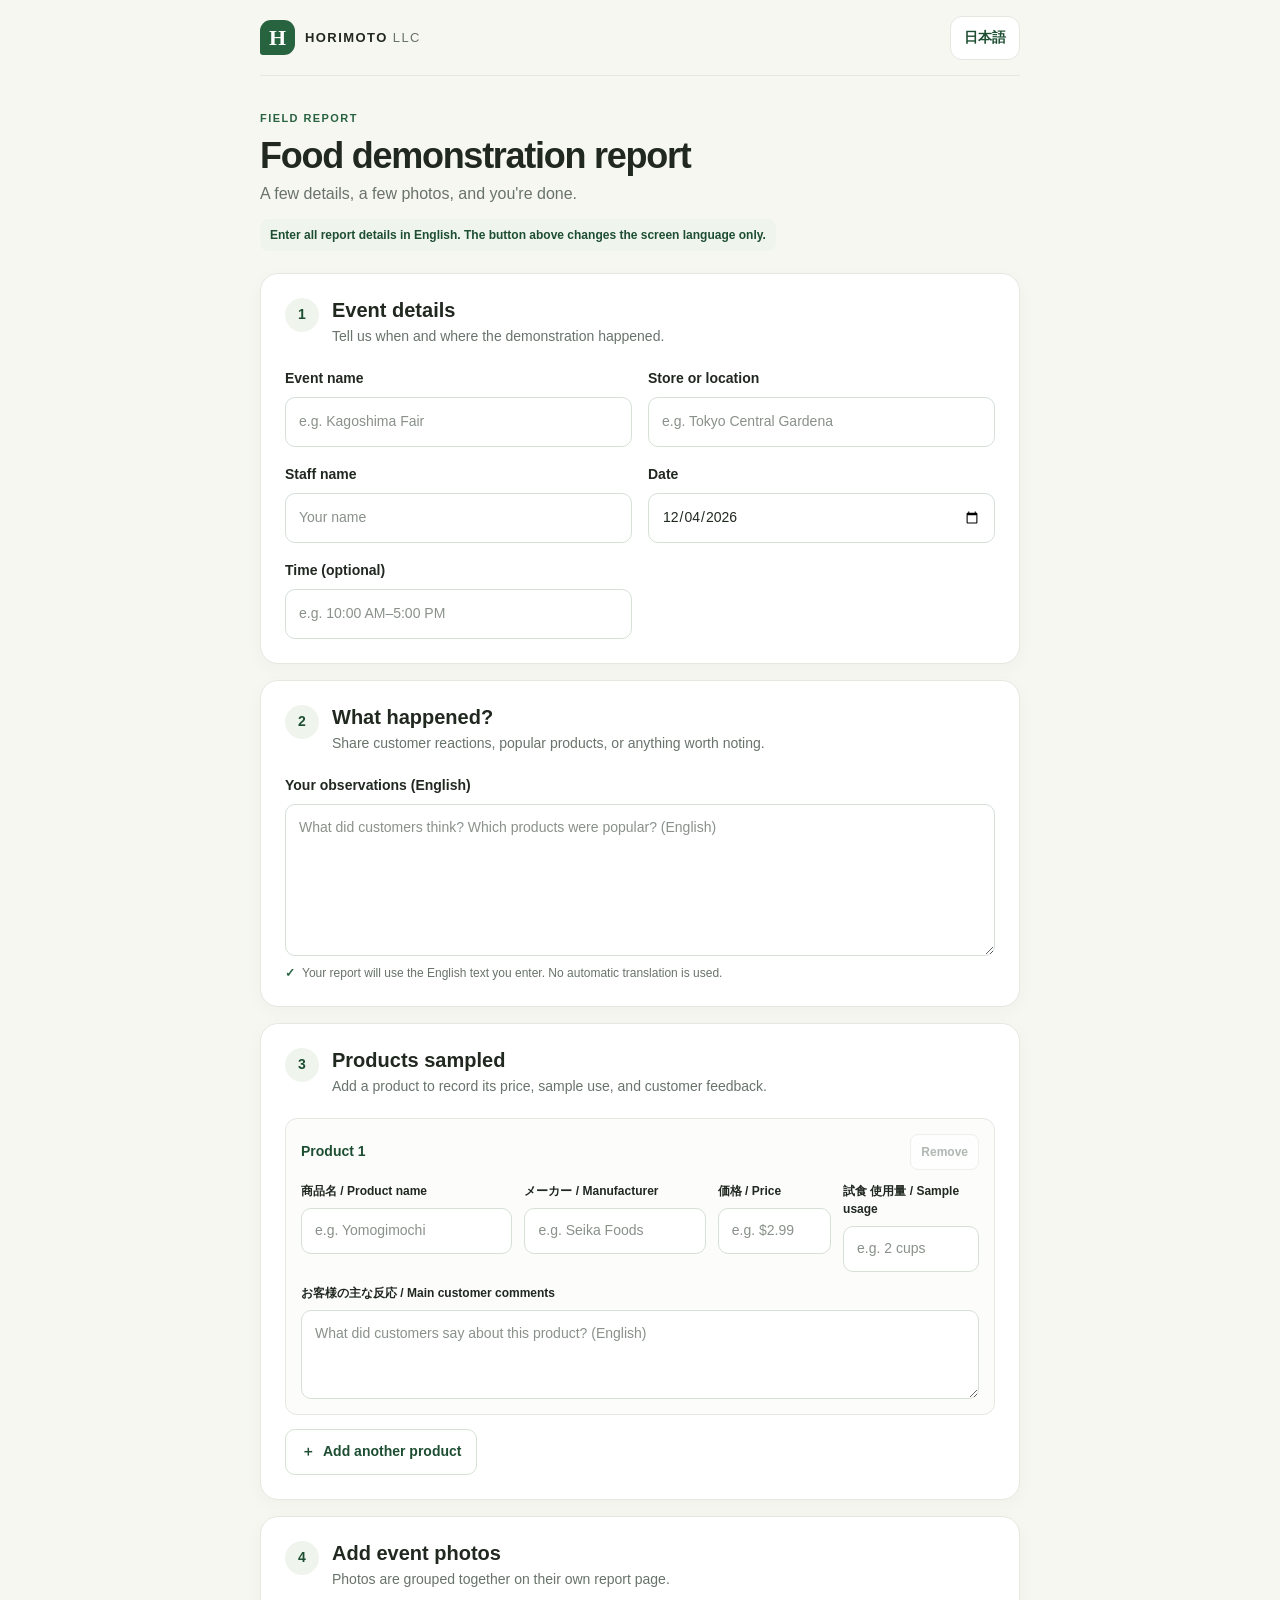
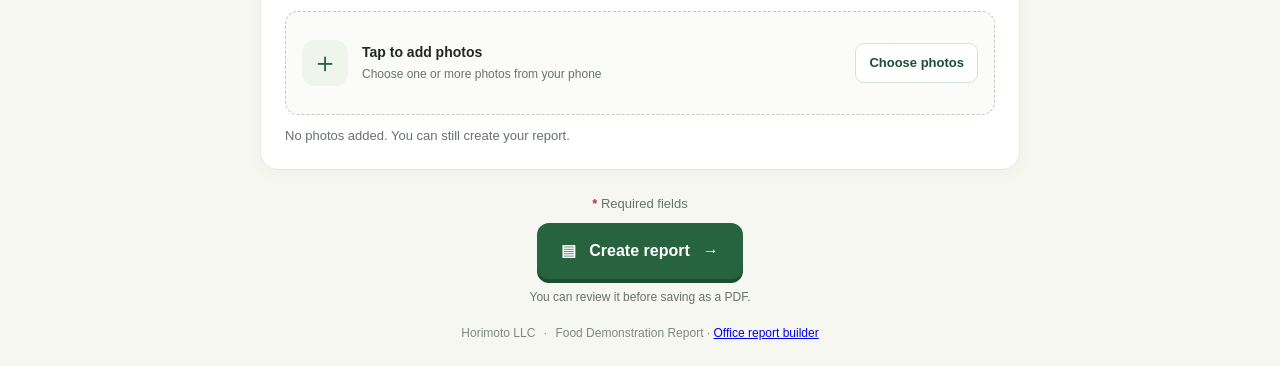
<file: index.html>
<!doctype html>
<html lang="en">
  <head>
    <meta charset="UTF-8">
    <meta name="viewport" content="width=device-width, initial-scale=1">
    <meta name="theme-color" content="#f7f7f2">
    <meta name="description" content="A simple bilingual food demonstration report form.">
    <title>Food Demonstration Report | Horimoto LLC</title>
    <link rel="stylesheet" href="styles.css">
    <script src="app.js" defer></script>
  </head>
  <body>
    <main class="page-shell">
      <header class="topbar">
        <a class="brand" href="#" aria-label="Horimoto LLC report dashboard">
          <span class="brand-mark" aria-hidden="true">H</span>
          <span class="brand-name">HORIMOTO <span>LLC</span></span>
        </a>
        <button class="language-toggle" id="language-toggle" type="button" aria-label="Switch interface language">
          <span data-en="日本語" data-ja="English">日本語</span>
        </button>
      </header>

      <section class="intro">
        <div class="eyebrow" data-en="FIELD REPORT" data-ja="現場レポート">FIELD REPORT</div>
        <h1 data-en="Food demonstration report" data-ja="試食販売 実施報告書">Food demonstration report</h1>
        <p data-en="A few details, a few photos, and you're done." data-ja="必要事項と写真を入力するだけで、報告書が完成します。">A few details, a few photos, and you're done.</p>
        <p class="entry-language-note" data-en="Enter all report details in English. The button above changes the screen language only." data-ja="報告書の内容はすべて英語で入力してください。上のボタンは画面表示のみを切り替えます。">Enter all report details in English. The button above changes the screen language only.</p>
      </section>

      <form id="report-form" novalidate>
        <section class="form-card" aria-labelledby="details-heading">
          <div class="section-heading">
            <span class="step-number" aria-hidden="true">1</span>
            <div>
              <h2 id="details-heading" data-en="Event details" data-ja="実施概要">Event details</h2>
              <p data-en="Tell us when and where the demonstration happened." data-ja="いつ、どこで試食販売を行ったか入力してください。">Tell us when and where the demonstration happened.</p>
            </div>
          </div>

          <div class="field-grid">
            <label class="field">
              <span data-en="Event name" data-ja="催事名">Event name</span>
              <input name="eventName" type="text" autocomplete="off" required placeholder="e.g. Kagoshima Fair" data-placeholder-en="e.g. Kagoshima Fair" data-placeholder-ja="例：鹿児島フェア">
            </label>
            <label class="field">
              <span data-en="Store or location" data-ja="実施店舗・場所">Store or location</span>
              <input name="location" type="text" autocomplete="organization" required placeholder="e.g. Tokyo Central Gardena" data-placeholder-en="e.g. Tokyo Central Gardena" data-placeholder-ja="例：Tokyo Central Gardena">
            </label>
            <label class="field">
              <span data-en="Staff name" data-ja="担当者">Staff name</span>
              <input name="staffName" type="text" autocomplete="name" required placeholder="Your name" data-placeholder-en="Your name" data-placeholder-ja="お名前">
            </label>
            <label class="field">
              <span data-en="Date" data-ja="実施日">Date</span>
              <input name="eventDate" type="date" required>
            </label>
            <label class="field">
              <span data-en="Time (optional)" data-ja="実施時間（任意）">Time (optional)</span>
              <input name="eventTime" type="text" placeholder="e.g. 10:00 AM–5:00 PM" data-placeholder-en="e.g. 10:00 AM–5:00 PM" data-placeholder-ja="例：10:00～17:00">
            </label>
          </div>
        </section>

        <section class="form-card" aria-labelledby="observations-heading">
          <div class="section-heading">
            <span class="step-number" aria-hidden="true">2</span>
            <div>
              <h2 id="observations-heading" data-en="What happened?" data-ja="実施内容・所感">What happened?</h2>
              <p data-en="Share customer reactions, popular products, or anything worth noting." data-ja="お客様の反応、人気商品、気づいたことなどを入力してください。">Share customer reactions, popular products, or anything worth noting.</p>
            </div>
          </div>
          <div class="field">
            <label for="narrative" data-en="Your observations (English)" data-ja="実施内容・所感（英語）">Your observations (English)</label>
            <textarea id="narrative" name="narrative" rows="6" placeholder="What did customers think? Which products were popular? (English)" data-placeholder-en="What did customers think? Which products were popular? (English)" data-placeholder-ja="お客様の反応や人気商品などを英語で入力してください。"></textarea>
            <p class="privacy-note" id="translation-notice">
              <span aria-hidden="true">✓</span>
              <span data-en="Your report will use the English text you enter. No automatic translation is used." data-ja="入力した英語の文章をそのまま報告書に使用します。自動翻訳は行いません。">Your report will use the English text you enter. No automatic translation is used.</span>
            </p>
          </div>
        </section>

        <section class="form-card" aria-labelledby="products-heading">
          <div class="section-heading">
            <span class="step-number" aria-hidden="true">3</span>
            <div>
              <h2 id="products-heading" data-en="Products sampled" data-ja="商品別のお客様の反応">Products sampled</h2>
              <p data-en="Add a product to record its price, sample use, and customer feedback." data-ja="商品ごとに価格、試食使用量、お客様の反応を入力できます。">Add a product to record its price, sample use, and customer feedback.</p>
            </div>
          </div>
          <div class="product-entry-list" id="product-entry-list"></div>
          <button class="secondary-button" id="add-product" type="button">
            <span aria-hidden="true">＋</span>
            <span data-en="Add another product" data-ja="商品を追加">Add another product</span>
          </button>
        </section>

        <section class="form-card" aria-labelledby="photos-heading">
          <div class="section-heading">
            <span class="step-number" aria-hidden="true">4</span>
            <div>
              <h2 id="photos-heading" data-en="Add event photos" data-ja="イベント写真を追加">Add event photos</h2>
              <p data-en="Photos are grouped together on their own report page." data-ja="写真は報告書の写真ページにまとめて掲載されます。">Photos are grouped together on their own report page.</p>
            </div>
          </div>

          <label class="upload-box" for="photo-input" id="upload-box">
            <span class="upload-icon" aria-hidden="true">＋</span>
            <span class="upload-copy">
              <strong data-en="Tap to add photos" data-ja="タップして写真を追加">Tap to add photos</strong>
              <span data-en="Choose one or more photos from your phone" data-ja="スマートフォンから写真を選択できます">Choose one or more photos from your phone</span>
            </span>
            <span class="upload-action" data-en="Choose photos" data-ja="写真を選択">Choose photos</span>
            <input id="photo-input" type="file" accept="image/jpeg,image/png,image/webp,image/heic,image/heif" multiple>
          </label>
          <div class="photo-summary" id="photo-summary" aria-live="polite"></div>
          <div class="photo-grid" id="photo-grid"></div>
        </section>

        <div class="form-actions">
          <p class="required-note"><span aria-hidden="true">*</span> <span data-en="Required fields" data-ja="必須項目">Required fields</span></p>
          <button class="primary-button" type="submit" id="create-report">
            <span aria-hidden="true">▤</span>
            <span data-en="Create report" data-ja="報告書を作成">Create report</span>
            <span aria-hidden="true">→</span>
          </button>
          <p class="action-hint" data-en="You can review it before saving as a PDF." data-ja="PDF保存の前に内容を確認できます。">You can review it before saving as a PDF.</p>
        </div>
      </form>

      <div class="status-message" id="status-message" role="status" aria-live="polite" hidden></div>

      <section class="report-preview" id="report-preview" hidden aria-labelledby="preview-heading">
        <div class="preview-toolbar">
          <div>
            <div class="eyebrow" data-en="READY TO REVIEW" data-ja="内容をご確認ください">READY TO REVIEW</div>
            <h2 id="preview-heading" data-en="Your report is ready" data-ja="報告書ができました">Your report is ready</h2>
          </div>
          <button class="primary-button print-button" id="print-report" type="button">
            <span aria-hidden="true">⇩</span>
            <span data-en="Save as PDF" data-ja="PDFとして保存">Save as PDF</span>
          </button>
        </div>
        <p class="print-help" data-en="Landscape page size is set automatically. In the print window, choose “Save as PDF” as the destination." data-ja="横向きの用紙設定は自動で適用されます。印刷画面で保存先に「PDFとして保存」を選択してください。">Landscape page size is set automatically. In the print window, choose “Save as PDF” as the destination.</p>
        <section class="send-report-panel" aria-labelledby="send-report-heading">
          <h3 id="send-report-heading" data-en="Send your report to Horimoto" data-ja="報告書をHorimotoに送信">Send your report to Horimoto</h3>
          <p data-en="Choose email (recommended) or text. Your report details will be filled in. Check the message, then tap Send." data-ja="メール（おすすめ）またはテキストを選んでください。報告内容が自動入力されます。内容を確認して「送信」をタップしてください。">Choose email (recommended) or text. Your report details will be filled in. Check the message, then tap Send.</p>
          <div class="send-report-actions">
            <button class="primary-button send-button" id="send-email" type="button">
              <span aria-hidden="true">✉</span>
              <span data-en="Email report (recommended)" data-ja="メールで送信（おすすめ）">Email report (recommended)</span>
            </button>
            <button class="secondary-button send-button" id="send-text" type="button">
              <span aria-hidden="true">▤</span>
              <span data-en="Text report" data-ja="テキストで送信">Text report</span>
            </button>
            <button class="secondary-button send-button download-button" id="download-raw" type="button">
              <span aria-hidden="true">⇩</span>
              <span data-en="Download raw data" data-ja="入力データを保存">Download raw data</span>
            </button>
          </div>
          <p class="send-destination">
            <span data-en="Email:" data-ja="メール：">Email:</span>
            <strong>horimotoandassociates@gmail.com</strong>
            <span aria-hidden="true"> · </span>
            <span data-en="Text:" data-ja="テキスト：">Text:</span>
            <strong>+1 (323) 790-4678</strong>
          </p>
          <p class="send-photo-note" data-en="Photos are listed in the message but are not attached. Send event photos separately if needed." data-ja="写真のファイル名は記載されますが、写真自体は添付されません。必要な場合は写真を別途送信してください。">Photos are listed in the message but are not attached. Send event photos separately if needed.</p>
        </section>
        <article class="report-document" id="report-document" aria-live="polite"></article>
      </section>

      <footer class="page-footer">Horimoto LLC <span aria-hidden="true">·</span> <span data-en="Food Demonstration Report" data-ja="試食販売 実施報告書">Food Demonstration Report</span> <span aria-hidden="true">·</span> <a class="office-link" href="admin.html" data-en="Office report builder" data-ja="事務所用レポート作成">Office report builder</a></footer>
    </main>
  </body>
</html>
</file>
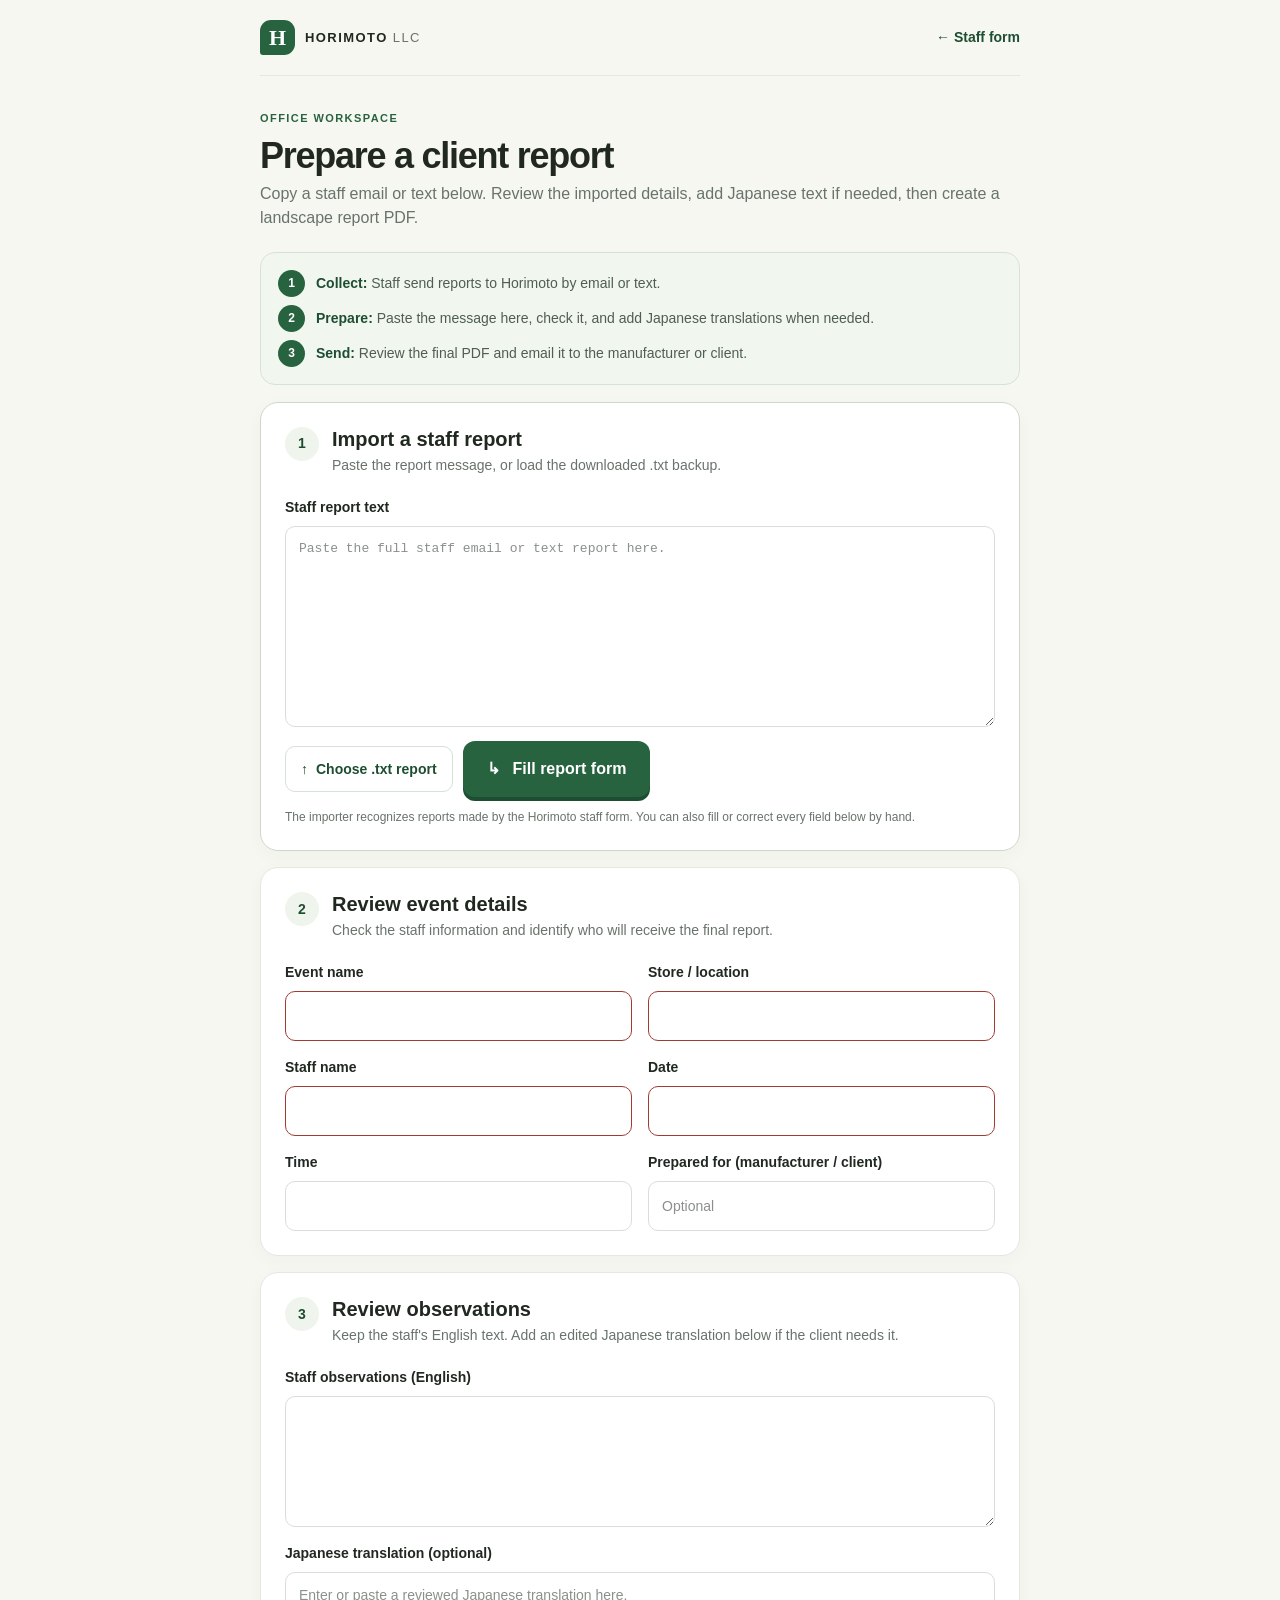
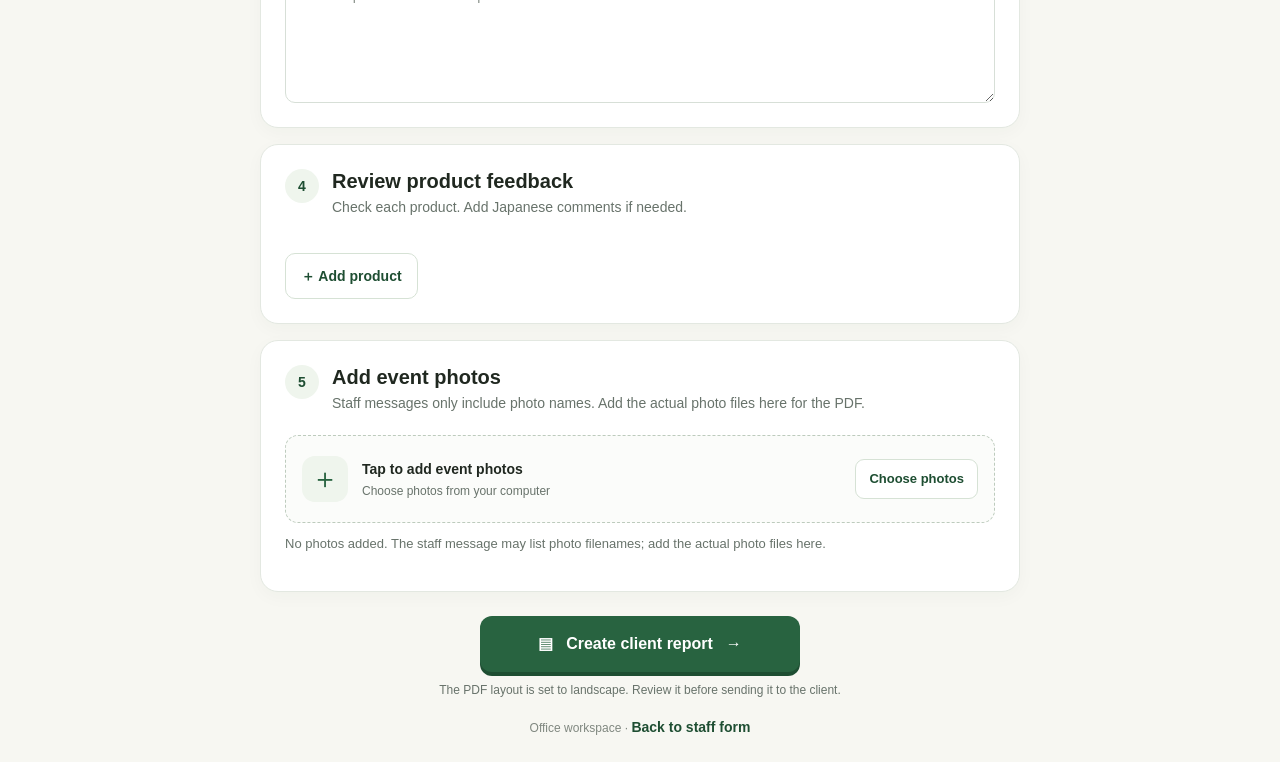
<file: admin.html>
<!doctype html>
<html lang="en">
  <head>
    <meta charset="UTF-8">
    <meta name="viewport" content="width=device-width, initial-scale=1">
    <meta name="theme-color" content="#f7f7f2">
    <meta name="description" content="Import field report data and prepare a client-ready demonstration report.">
    <title>Office Report Builder | Horimoto LLC</title>
    <link rel="stylesheet" href="styles.css">
    <link rel="stylesheet" href="admin.css">
    <script src="admin.js" defer></script>
  </head>
  <body>
    <main class="page-shell">
      <header class="topbar">
        <a class="brand" href="index.html" aria-label="Horimoto LLC staff report dashboard">
          <span class="brand-mark" aria-hidden="true">H</span>
          <span class="brand-name">HORIMOTO <span>LLC</span></span>
        </a>
        <a class="back-link" href="index.html">← Staff form</a>
      </header>

      <section class="intro">
        <div class="eyebrow">OFFICE WORKSPACE</div>
        <h1>Prepare a client report</h1>
        <p>Copy a staff email or text below. Review the imported details, add Japanese text if needed, then create a landscape report PDF.</p>
      </section>

      <section class="workflow-note" aria-label="How this office workflow works">
        <span class="workflow-icon" aria-hidden="true">1</span>
        <p><strong>Collect:</strong> Staff send reports to Horimoto by email or text.</p>
        <span class="workflow-icon" aria-hidden="true">2</span>
        <p><strong>Prepare:</strong> Paste the message here, check it, and add Japanese translations when needed.</p>
        <span class="workflow-icon" aria-hidden="true">3</span>
        <p><strong>Send:</strong> Review the final PDF and email it to the manufacturer or client.</p>
      </section>

      <section class="form-card import-card" aria-labelledby="import-heading">
        <div class="section-heading">
          <span class="step-number" aria-hidden="true">1</span>
          <div>
            <h2 id="import-heading">Import a staff report</h2>
            <p>Paste the report message, or load the downloaded .txt backup.</p>
          </div>
        </div>
        <label class="field" for="raw-report-input">
          <span>Staff report text</span>
          <textarea id="raw-report-input" rows="9" placeholder="Paste the full staff email or text report here."></textarea>
        </label>
        <div class="import-actions">
          <label class="secondary-button file-button" for="raw-file-input">
            <span aria-hidden="true">↑</span>
            <span>Choose .txt report</span>
            <input id="raw-file-input" type="file" accept=".txt,text/plain">
          </label>
          <button class="primary-button" id="import-report" type="button">
            <span aria-hidden="true">↳</span>
            <span>Fill report form</span>
          </button>
        </div>
        <p class="import-help">The importer recognizes reports made by the Horimoto staff form. You can also fill or correct every field below by hand.</p>
      </section>

      <div class="status-message" id="admin-status" role="status" aria-live="polite" hidden></div>

      <form id="client-report-form" novalidate>
        <section class="form-card" aria-labelledby="event-heading">
          <div class="section-heading">
            <span class="step-number" aria-hidden="true">2</span>
            <div>
              <h2 id="event-heading">Review event details</h2>
              <p>Check the staff information and identify who will receive the final report.</p>
            </div>
          </div>
          <div class="admin-field-grid">
            <label class="field"><span>Event name</span><input name="eventName" type="text" required></label>
            <label class="field"><span>Store / location</span><input name="location" type="text" required></label>
            <label class="field"><span>Staff name</span><input name="staffName" type="text" required></label>
            <label class="field"><span>Date</span><input name="eventDate" type="text" required></label>
            <label class="field"><span>Time</span><input name="eventTime" type="text"></label>
            <label class="field"><span>Prepared for (manufacturer / client)</span><input name="clientName" type="text" placeholder="Optional"></label>
          </div>
        </section>

        <section class="form-card" aria-labelledby="narrative-heading">
          <div class="section-heading">
            <span class="step-number" aria-hidden="true">3</span>
            <div>
              <h2 id="narrative-heading">Review observations</h2>
              <p>Keep the staff's English text. Add an edited Japanese translation below if the client needs it.</p>
            </div>
          </div>
          <div class="admin-field-grid one-column">
            <label class="field"><span>Staff observations (English)</span><textarea name="narrativeEn" rows="5"></textarea></label>
            <label class="field"><span>Japanese translation (optional)</span><textarea name="narrativeJa" rows="5" lang="ja" placeholder="Enter or paste a reviewed Japanese translation here."></textarea></label>
          </div>
        </section>

        <section class="form-card" aria-labelledby="products-heading">
          <div class="section-heading">
            <span class="step-number" aria-hidden="true">4</span>
            <div>
              <h2 id="products-heading">Review product feedback</h2>
              <p>Check each product. Add Japanese comments if needed.</p>
            </div>
          </div>
          <div class="admin-product-list" id="admin-product-list"></div>
          <button class="secondary-button" id="add-admin-product" type="button">＋ Add product</button>
        </section>

        <section class="form-card" aria-labelledby="photos-heading">
          <div class="section-heading">
            <span class="step-number" aria-hidden="true">5</span>
            <div>
              <h2 id="photos-heading">Add event photos</h2>
              <p>Staff messages only include photo names. Add the actual photo files here for the PDF.</p>
            </div>
          </div>
          <label class="upload-box admin-upload-box" for="admin-photo-input">
            <span class="upload-icon" aria-hidden="true">＋</span>
            <span class="upload-copy"><strong>Tap to add event photos</strong><span>Choose photos from your computer</span></span>
            <span class="upload-action">Choose photos</span>
            <input id="admin-photo-input" type="file" accept="image/*" multiple>
          </label>
          <p class="photo-summary" id="admin-photo-summary" aria-live="polite">No photos added.</p>
          <div class="photo-grid" id="admin-photo-grid"></div>
        </section>

        <div class="form-actions">
          <button class="primary-button generate-button" id="generate-client-report" type="submit">
            <span aria-hidden="true">▤</span>
            <span>Create client report</span>
            <span aria-hidden="true">→</span>
          </button>
          <p class="action-hint">The PDF layout is set to landscape. Review it before sending it to the client.</p>
        </div>
      </form>

      <section class="report-preview" id="client-preview" hidden aria-labelledby="client-preview-heading">
        <div class="preview-toolbar">
          <div>
            <div class="eyebrow">FINAL REVIEW</div>
            <h2 id="client-preview-heading">Client report preview</h2>
          </div>
          <button class="primary-button print-button" id="save-client-pdf" type="button">
            <span aria-hidden="true">⇩</span>
            <span>Save landscape PDF</span>
          </button>
        </div>
        <p class="print-help">Landscape page size is set automatically. Choose “Save as PDF” as the destination.</p>
        <article class="report-document" id="client-report-document"></article>
      </section>

      <footer class="page-footer">Office workspace · <a href="index.html">Back to staff form</a></footer>
    </main>
  </body>
</html>
</file>
<file: styles.css>
:root {
  color-scheme: light;
  --ink: #202820;
  --muted: #68736b;
  --line: #e3e8e1;
  --green: #286340;
  --green-dark: #1e4e32;
  --soft-green: #eff5ed;
  --paper: #ffffff;
  --canvas: #f7f7f2;
  --error: #a13c32;
  font-family: -apple-system, BlinkMacSystemFont, "Segoe UI", "Hiragino Sans", "Yu Gothic", Meiryo, sans-serif;
}

* {
  box-sizing: border-box;
}

body {
  min-width: 320px;
  margin: 0;
  color: var(--ink);
  background: var(--canvas);
  font-size: 16px;
  line-height: 1.5;
}

button,
input,
textarea {
  font: inherit;
}

button {
  color: inherit;
}

.page-shell {
  width: min(100% - 32px, 760px);
  margin: 0 auto;
}

.topbar {
  display: flex;
  min-height: 76px;
  align-items: center;
  justify-content: space-between;
  border-bottom: 1px solid var(--line);
}

.brand {
  display: inline-flex;
  align-items: center;
  gap: 10px;
  color: var(--ink);
  text-decoration: none;
}

.brand-mark {
  display: grid;
  width: 35px;
  height: 35px;
  place-items: center;
  border-radius: 11px 11px 11px 3px;
  background: var(--green);
  color: white;
  font-family: Georgia, serif;
  font-size: 22px;
  font-weight: 700;
}

.brand-name {
  font-size: 13px;
  font-weight: 800;
  letter-spacing: 0.11em;
}

.brand-name span {
  color: var(--muted);
  font-weight: 500;
}

.language-toggle {
  display: inline-flex;
  min-height: 44px;
  align-items: center;
  gap: 8px;
  padding: 0 13px;
  border: 1px solid var(--line);
  border-radius: 12px;
  background: var(--paper);
  color: var(--green-dark);
  cursor: pointer;
  font-size: 14px;
  font-weight: 700;
}

.language-toggle:hover,
.upload-box:hover {
  border-color: #9bb9a0;
}

.intro {
  padding: 34px 0 22px;
}

.eyebrow {
  color: var(--green);
  font-size: 11px;
  font-weight: 800;
  letter-spacing: 0.13em;
}

.intro h1 {
  margin: 7px 0 5px;
  font-size: clamp(27px, 6vw, 36px);
  letter-spacing: -0.035em;
  line-height: 1.2;
}

.intro p,
.section-heading p {
  margin: 0;
  color: var(--muted);
}

.intro .entry-language-note {
  display: inline-block;
  margin-top: 13px;
  padding: 7px 10px;
  border-radius: 8px;
  background: var(--soft-green);
  color: var(--green-dark);
  font-size: 12px;
  font-weight: 650;
}

.form-card {
  margin: 0 0 16px;
  padding: 24px;
  border: 1px solid var(--line);
  border-radius: 18px;
  background: var(--paper);
  box-shadow: 0 5px 18px rgb(35 54 37 / 3%);
}

.section-heading {
  display: flex;
  align-items: flex-start;
  gap: 13px;
  margin-bottom: 21px;
}

.section-heading h2,
.preview-toolbar h2 {
  margin: 0 0 3px;
  font-size: 20px;
  line-height: 1.25;
}

.section-heading p {
  font-size: 14px;
}

.step-number {
  display: grid;
  width: 34px;
  height: 34px;
  flex: 0 0 auto;
  place-items: center;
  border-radius: 50%;
  background: var(--soft-green);
  color: var(--green-dark);
  font-size: 14px;
  font-weight: 800;
}

.field-grid {
  display: grid;
  grid-template-columns: repeat(2, minmax(0, 1fr));
  gap: 17px 16px;
}

.field {
  display: flex;
  min-width: 0;
  flex-direction: column;
  gap: 8px;
  color: var(--ink);
  font-size: 14px;
  font-weight: 700;
}

.field input,
.field textarea {
  width: 100%;
  border: 1px solid #d7dfd7;
  border-radius: 10px;
  outline: none;
  background: #fff;
  color: var(--ink);
  font-weight: 400;
  transition: border-color 120ms ease, box-shadow 120ms ease;
}

.field input {
  min-height: 50px;
  padding: 0 13px;
}

.field textarea {
  min-height: 152px;
  padding: 12px 13px;
  resize: vertical;
}

.field input::placeholder,
.field textarea::placeholder {
  color: #89918a;
  opacity: 1;
}

.field input:focus,
.field textarea:focus {
  border-color: var(--green);
  box-shadow: 0 0 0 3px rgb(40 99 64 / 12%);
}

.field input:invalid:not(:placeholder-shown) {
  border-color: var(--error);
}

.privacy-note {
  display: flex;
  align-items: flex-start;
  gap: 7px;
  margin: 0;
  color: var(--muted);
  font-size: 12px;
  font-weight: 400;
}

.privacy-note > span:first-child {
  color: var(--green);
  font-weight: 700;
}

.upload-box {
  position: relative;
  display: flex;
  min-height: 104px;
  align-items: center;
  gap: 14px;
  padding: 16px;
  border: 1.5px dashed #bdcbbd;
  border-radius: 13px;
  background: #fbfcfa;
  cursor: pointer;
  transition: border-color 120ms ease, background 120ms ease;
}

.upload-box:hover {
  background: #f7faf6;
}

.upload-box:focus-within {
  outline: 3px solid rgb(40 99 64 / 15%);
}

.upload-icon {
  display: grid;
  width: 46px;
  height: 46px;
  flex: 0 0 auto;
  place-items: center;
  border-radius: 13px;
  background: var(--soft-green);
  color: var(--green);
  font-size: 28px;
  font-weight: 400;
}

.upload-copy {
  display: grid;
  gap: 2px;
}

.upload-copy strong {
  font-size: 14px;
}

.upload-copy span {
  color: var(--muted);
  font-size: 12px;
}

.upload-action {
  min-height: 40px;
  flex: 0 0 auto;
  align-content: center;
  margin-left: auto;
  padding: 0 13px;
  border: 1px solid #d6e2d5;
  border-radius: 9px;
  background: white;
  color: var(--green-dark);
  font-size: 13px;
  font-weight: 700;
}

#photo-input {
  position: absolute;
  width: 1px;
  height: 1px;
  overflow: hidden;
  clip: rect(0, 0, 0, 0);
  white-space: nowrap;
  clip-path: inset(50%);
}

.photo-summary {
  min-height: 0;
  margin-top: 11px;
  color: var(--muted);
  font-size: 13px;
}

.photo-summary:empty {
  display: none;
}

.photo-grid {
  display: grid;
  grid-template-columns: repeat(3, minmax(0, 1fr));
  gap: 10px;
}

.photo-card {
  position: relative;
  overflow: hidden;
  aspect-ratio: 1;
  border: 1px solid var(--line);
  border-radius: 11px;
  background: #f3f4f1;
}

.photo-card img {
  width: 100%;
  height: 100%;
  object-fit: cover;
}

.remove-photo {
  position: absolute;
  top: 6px;
  right: 6px;
  display: grid;
  width: 34px;
  height: 34px;
  place-items: center;
  border: 1px solid rgb(255 255 255 / 75%);
  border-radius: 50%;
  background: rgb(32 40 32 / 78%);
  color: white;
  cursor: pointer;
  font-size: 21px;
  line-height: 1;
}

.remove-photo:hover {
  background: #852f29;
}

.form-actions {
  display: grid;
  justify-items: center;
  gap: 9px;
  padding: 8px 0 18px;
}

.required-note,
.action-hint {
  margin: 0;
  color: var(--muted);
  font-size: 13px;
}

.required-note span:first-child {
  color: var(--error);
  font-weight: 800;
}

.primary-button {
  display: inline-flex;
  min-height: 56px;
  align-items: center;
  justify-content: center;
  gap: 13px;
  padding: 0 24px;
  border: 0;
  border-radius: 12px;
  background: var(--green);
  box-shadow: 0 4px 0 var(--green-dark);
  color: white;
  cursor: pointer;
  font-size: 16px;
  font-weight: 750;
  transition: background 120ms ease, transform 120ms ease, box-shadow 120ms ease;
}

.primary-button:hover {
  background: var(--green-dark);
}

.primary-button:active {
  transform: translateY(2px);
  box-shadow: 0 2px 0 var(--green-dark);
}

.primary-button:focus-visible,
.language-toggle:focus-visible,
.remove-photo:focus-visible {
  outline: 3px solid #93b698;
  outline-offset: 3px;
}

.primary-button:disabled {
  cursor: wait;
  opacity: 0.72;
}

.secondary-button {
  display: inline-flex;
  min-height: 46px;
  align-items: center;
  justify-content: center;
  gap: 8px;
  margin-top: 14px;
  padding: 0 15px;
  border: 1px solid #d6e2d5;
  border-radius: 10px;
  background: white;
  color: var(--green-dark);
  cursor: pointer;
  font-size: 14px;
  font-weight: 700;
}

.secondary-button:hover {
  background: var(--soft-green);
}

.secondary-button:focus-visible,
.remove-product:focus-visible {
  outline: 3px solid #93b698;
  outline-offset: 3px;
}

.secondary-button:disabled,
.remove-product:disabled {
  cursor: not-allowed;
  opacity: 0.5;
}

.product-entry-list {
  display: grid;
  gap: 12px;
}

.product-entry {
  padding: 15px;
  border: 1px solid var(--line);
  border-radius: 12px;
  background: #fcfdfb;
}

.product-entry-header {
  display: flex;
  align-items: center;
  justify-content: space-between;
  gap: 12px;
  margin-bottom: 12px;
  color: var(--green-dark);
  font-size: 14px;
}

.remove-product {
  min-height: 36px;
  padding: 0 10px;
  border: 1px solid #e0e4dd;
  border-radius: 8px;
  background: white;
  color: var(--muted);
  cursor: pointer;
  font-size: 12px;
  font-weight: 650;
}

.product-field-grid {
  display: grid;
  grid-template-columns: 1.4fr 1.2fr 0.75fr 0.9fr;
  gap: 12px;
}

.product-reaction-field {
  grid-column: 1 / -1;
}

.product-entry .field {
  font-size: 12px;
}

.product-entry .field input,
.product-entry .field textarea {
  font-size: 14px;
}

.product-entry .field input {
  min-height: 46px;
}

.product-entry .field textarea {
  min-height: 82px;
}

.action-hint {
  font-size: 12px;
}

.status-message {
  display: flex;
  flex-wrap: wrap;
  align-items: center;
  gap: 9px 12px;
  margin: 0 0 18px;
  padding: 13px 15px;
  border: 1px solid #c6d9c7;
  border-radius: 10px;
  background: #f2f8f0;
  color: var(--green-dark);
  font-size: 14px;
}

.status-message.is-error {
  border-color: #e4c0bc;
  background: #fff4f1;
  color: var(--error);
}

.report-preview {
  margin: 15px 0 26px;
  padding: 22px;
  border: 1px solid var(--line);
  border-radius: 18px;
  background: var(--paper);
}

.preview-toolbar {
  display: flex;
  align-items: center;
  justify-content: space-between;
  gap: 16px;
}

.preview-toolbar h2 {
  margin-top: 5px;
}

.print-button {
  min-height: 47px;
  gap: 8px;
  padding: 0 16px;
  font-size: 14px;
}

.print-help {
  margin: 7px 0 18px;
  color: var(--muted);
  font-size: 12px;
}

.send-report-panel {
  margin: 0 0 20px;
  padding: 17px;
  border: 1px solid #cdddcf;
  border-radius: 13px;
  background: #f7faf5;
}

.send-report-panel h3 {
  margin: 0 0 4px;
  font-size: 17px;
}

.send-report-panel > p {
  margin: 0;
  color: var(--muted);
  font-size: 13px;
}

.send-report-actions {
  display: flex;
  flex-wrap: wrap;
  gap: 10px;
  margin-top: 14px;
}

.send-button {
  min-height: 46px;
  padding: 0 14px;
  font-size: 14px;
}

.download-button {
  margin: 0;
}

.send-destination {
  display: flex;
  flex-wrap: wrap;
  gap: 4px 7px;
  margin-top: 13px !important;
  font-size: 12px !important;
}

.send-destination strong {
  color: var(--ink);
  overflow-wrap: anywhere;
}

.send-photo-note {
  margin-top: 8px !important;
  font-size: 12px !important;
}

.report-document {
  padding: 27px;
  border: 1px solid #e4e6e0;
  background: white;
  color: #202820;
  font-family: "Hiragino Sans", "Yu Gothic", Meiryo, sans-serif;
}

.report-title {
  margin: 0;
  color: var(--green-dark);
  font-size: 23px;
  letter-spacing: 0.03em;
  text-align: center;
}

.report-subtitle {
  margin: 3px 0 20px;
  color: #6d766e;
  font-size: 11px;
  text-align: center;
}

.report-section-title {
  margin: 17px 0 9px;
  padding-bottom: 5px;
  border-bottom: 1px solid #cfd8ce;
  color: var(--green-dark);
  font-size: 15px;
}

.report-details {
  display: grid;
  grid-template-columns: 1fr 1fr;
  gap: 9px 18px;
  margin: 0;
}

.report-detail {
  min-width: 0;
  padding: 8px 0;
  border-bottom: 1px solid #edf0eb;
}

.report-detail dt {
  color: #6c756d;
  font-size: 10px;
}

.report-detail dd {
  margin: 2px 0 0;
  overflow-wrap: anywhere;
  font-size: 13px;
  font-weight: 650;
}

.report-product-table {
  width: 100%;
  border-collapse: collapse;
  table-layout: fixed;
  font-size: 11px;
}

.report-product-table th,
.report-product-table td {
  padding: 8px 7px;
  border: 1px solid #dce2da;
  overflow-wrap: anywhere;
  text-align: left;
  vertical-align: top;
}

.report-product-table th {
  background: #eaf2f7;
  color: #26352a;
  font-size: 10px;
  font-weight: 750;
}

.report-product-table th:nth-child(1) {
  width: 17%;
}

.report-product-table th:nth-child(2) {
  width: 15%;
}

.report-product-table th:nth-child(3) {
  width: 9%;
}

.report-product-table th:nth-child(4) {
  width: 12%;
}

.report-product-table th:nth-child(5) {
  width: 47%;
}

.report-product-table .report-narrative,
.report-product-table .report-english {
  font-size: 10px;
  line-height: 1.55;
}

.report-product-table .report-english {
  margin-top: 6px;
  padding-top: 5px;
}

.empty-product-cell {
  color: #6c756d;
  text-align: center !important;
}

.report-narrative {
  margin: 0;
  white-space: pre-wrap;
  overflow-wrap: anywhere;
  font-size: 12px;
  line-height: 1.75;
}

.report-english {
  margin-top: 13px;
  padding-top: 10px;
  border-top: 1px solid #edf0eb;
}

.report-language-label {
  margin: 0 0 5px;
  color: #6c756d;
  font-size: 10px;
  font-weight: 700;
}

.report-photo-sheet {
  display: flex;
  min-height: 7.45in;
  flex-direction: column;
  break-before: page;
  page-break-before: always;
}

.report-photo-sheet:first-of-type {
  break-before: page;
}

.report-photo-grid {
  display: grid;
  flex: 1;
  gap: 8px;
}

.report-photo-tile {
  display: grid;
  min-height: 0;
  place-items: center;
  overflow: hidden;
  background: #f4f4f0;
}

.report-photo-tile img {
  display: block;
  width: 100%;
  height: 100%;
  object-fit: contain;
}

.page-footer {
  padding: 0 0 24px;
  color: #808880;
  font-size: 12px;
  text-align: center;
}

.page-footer span:first-child {
  margin: 0 5px;
}

[hidden] {
  display: none !important;
}

@media (max-width: 560px) {
  .page-shell {
    width: min(100% - 24px, 760px);
  }

  .topbar {
    min-height: 66px;
  }

  .intro {
    padding: 27px 2px 17px;
  }

  .intro h1 {
    font-size: 29px;
  }

  .form-card {
    margin-bottom: 12px;
    padding: 19px 16px;
    border-radius: 15px;
  }

  .section-heading {
    gap: 10px;
    margin-bottom: 18px;
  }

  .section-heading h2 {
    font-size: 18px;
  }

  .section-heading p {
    font-size: 13px;
  }

  .field-grid {
    grid-template-columns: 1fr;
    gap: 14px;
  }

  .product-field-grid {
    grid-template-columns: repeat(2, minmax(0, 1fr));
    gap: 12px;
  }

  .product-reaction-field {
    grid-column: 1 / -1;
  }

  .field input {
    min-height: 52px;
  }

  .field textarea {
    min-height: 145px;
  }

  .upload-box {
    min-height: 91px;
    gap: 10px;
    padding: 12px;
  }

  .upload-icon {
    width: 40px;
    height: 40px;
  }

  .upload-action {
    display: none;
  }

  .upload-copy span {
    max-width: 195px;
  }

  .photo-grid {
    grid-template-columns: repeat(2, minmax(0, 1fr));
    gap: 8px;
  }

  .form-actions {
    padding: 7px 0 16px;
  }

  .form-actions .primary-button {
    width: 100%;
  }

  .report-preview {
    padding: 15px;
  }

  .preview-toolbar {
    align-items: flex-start;
    flex-direction: column;
  }

  .report-document {
    padding: 15px;
  }

  .report-details {
    grid-template-columns: 1fr;
    gap: 4px;
  }
}

@media print {
  @page {
    size: 11in 8.5in;
    margin: 0.4in;
  }

  html,
  body {
    width: 100%;
    min-width: 0;
    margin: 0;
    background: white;
  }

  body * {
    visibility: hidden !important;
  }

  .report-preview,
  .report-preview * {
    visibility: visible !important;
  }

  .report-preview {
    position: absolute;
    inset: 0;
    display: block !important;
    width: 100%;
    margin: 0;
    padding: 0;
    border: 0;
    border-radius: 0;
  }

  .preview-toolbar,
  .print-help,
  .send-report-panel {
    display: none !important;
  }

  .report-document {
    width: 100%;
    padding: 0;
    border: 0;
    font-size: 10pt;
  }

  .report-title {
    font-size: 21pt;
  }

  .report-section-title {
    break-after: avoid;
  }

  .report-details,
  .report-detail,
  .report-narrative {
    break-inside: avoid;
  }

  .report-product-table {
    font-size: 9pt;
  }

  .report-product-table tr {
    break-inside: avoid;
  }

  .report-product-table th,
  .report-product-table td {
    padding: 0.07in;
  }

  .report-photo-sheet {
    width: 100%;
    height: 7.45in;
    min-height: 0;
    break-before: page;
    page-break-before: always;
    break-inside: avoid;
  }

  .report-photo-sheet:first-of-type {
    break-before: page;
  }

  .report-photo-grid {
    min-height: 0;
    gap: 0.1in;
  }

  .report-photo-tile {
    break-inside: avoid;
  }

  .report-photo-tile img {
    max-width: 100%;
    max-height: 100%;
  }
}
</file>
<file: admin.css>
.back-link,
.page-footer a {
  color: var(--green-dark);
  font-size: 14px;
  font-weight: 700;
  text-decoration: none;
}

.back-link:hover,
.page-footer a:hover {
  text-decoration: underline;
}

.workflow-note {
  display: grid;
  grid-template-columns: auto 1fr;
  align-items: center;
  gap: 8px 11px;
  margin: 0 0 17px;
  padding: 17px;
  border: 1px solid #d6e3d4;
  border-radius: 15px;
  background: #f1f6ef;
}

.workflow-note p {
  margin: 0;
  color: #4f5e51;
  font-size: 14px;
}

.workflow-note strong {
  color: var(--green-dark);
}

.workflow-icon {
  display: grid;
  width: 27px;
  height: 27px;
  place-items: center;
  border-radius: 50%;
  background: var(--green);
  color: white;
  font-size: 12px;
  font-weight: 800;
}

.import-card {
  border-color: #cbd9cb;
}

.import-card .field textarea {
  min-height: 175px;
  font-family: ui-monospace, SFMono-Regular, Menlo, monospace;
  font-size: 13px;
}

.import-actions {
  display: flex;
  flex-wrap: wrap;
  align-items: center;
  gap: 10px;
  margin-top: 14px;
}

.file-button {
  position: relative;
  margin: 0;
  cursor: pointer;
}

.file-button input {
  position: absolute;
  width: 1px;
  height: 1px;
  overflow: hidden;
  clip-path: inset(50%);
}

.import-help {
  margin: 11px 0 0;
  color: var(--muted);
  font-size: 12px;
}

.admin-field-grid {
  display: grid;
  grid-template-columns: repeat(2, minmax(0, 1fr));
  gap: 16px;
}

.admin-field-grid.one-column {
  grid-template-columns: 1fr;
}

.admin-field-grid textarea {
  min-height: 125px;
}

.admin-product-list {
  display: grid;
  gap: 14px;
}

.admin-product-card {
  padding: 16px;
  border: 1px solid var(--line);
  border-radius: 12px;
  background: #fcfdfb;
}

.admin-product-heading {
  display: flex;
  align-items: center;
  justify-content: space-between;
  gap: 12px;
  margin-bottom: 12px;
}

.admin-product-heading strong {
  color: var(--green-dark);
  font-size: 14px;
}

.admin-product-fields {
  display: grid;
  grid-template-columns: 1.35fr 1.2fr 0.8fr 0.95fr;
  gap: 12px;
}

.admin-product-fields .field {
  font-size: 12px;
}

.admin-product-fields .field input {
  min-height: 45px;
  font-size: 14px;
}

.admin-product-fields .comment-field {
  grid-column: 1 / -1;
}

.admin-product-fields textarea {
  min-height: 75px;
  font-size: 14px;
}

.admin-remove-product {
  min-height: 36px;
  padding: 0 10px;
  border: 1px solid #e0e4dd;
  border-radius: 8px;
  background: white;
  color: var(--muted);
  cursor: pointer;
  font-size: 12px;
  font-weight: 650;
}

.admin-remove-product:disabled {
  cursor: not-allowed;
  opacity: 0.5;
}

.admin-upload-box {
  min-height: 88px;
}

.admin-upload-box #admin-photo-input {
  position: absolute;
  width: 1px;
  height: 1px;
  overflow: hidden;
  clip-path: inset(50%);
}

.generate-button {
  min-width: min(100%, 320px);
}

.client-report-header {
  padding-bottom: 12px;
  border-bottom: 2px solid #286340;
  text-align: center;
}

.client-report-prepared-for {
  margin: 10px 0 0;
  color: #4e5a50;
  font-size: 12px;
  text-align: right;
}

.client-report-narratives {
  display: grid;
  grid-template-columns: repeat(2, minmax(0, 1fr));
  gap: 12px;
}

.client-report-language {
  padding: 11px;
  border: 1px solid #e4e9e1;
  border-radius: 8px;
  background: #fcfdfb;
}

.client-report-language h3 {
  margin: 0 0 6px;
  color: var(--green-dark);
  font-size: 12px;
}

.client-report-language p {
  margin: 0;
  white-space: pre-wrap;
  overflow-wrap: anywhere;
  font-size: 11px;
  line-height: 1.65;
}

.client-product-comment {
  margin: 0;
  white-space: pre-wrap;
  overflow-wrap: anywhere;
  font-size: 10px;
  line-height: 1.5;
}

.client-product-comment + .client-product-comment {
  margin-top: 6px;
  padding-top: 6px;
  border-top: 1px dashed #dce2da;
}

.client-photo-sheet {
  display: flex;
  min-height: 7.45in;
  flex-direction: column;
  break-before: page;
  page-break-before: always;
}

.client-photo-grid {
  display: grid;
  flex: 1;
  gap: 8px;
}

.client-photo-tile {
  display: grid;
  min-height: 0;
  place-items: center;
  overflow: hidden;
  background: #f4f4f0;
}

.client-photo-tile img {
  display: block;
  width: 100%;
  height: 100%;
  object-fit: contain;
}

@media (max-width: 560px) {
  .admin-field-grid,
  .client-report-narratives {
    grid-template-columns: 1fr;
  }

  .admin-product-fields {
    grid-template-columns: repeat(2, minmax(0, 1fr));
  }

  .admin-product-fields .comment-field {
    grid-column: 1 / -1;
  }

  .import-actions > button,
  .file-button {
    width: 100%;
    justify-content: center;
  }
}

@media print {
  .client-photo-sheet {
    width: 100%;
    height: 7.45in;
    min-height: 0;
    break-before: page;
    page-break-before: always;
    break-inside: avoid;
  }

  .client-photo-grid {
    min-height: 0;
    gap: 0.1in;
  }

  .client-photo-tile {
    break-inside: avoid;
  }

  .client-photo-tile img {
    max-width: 100%;
    max-height: 100%;
  }
}
</file>
